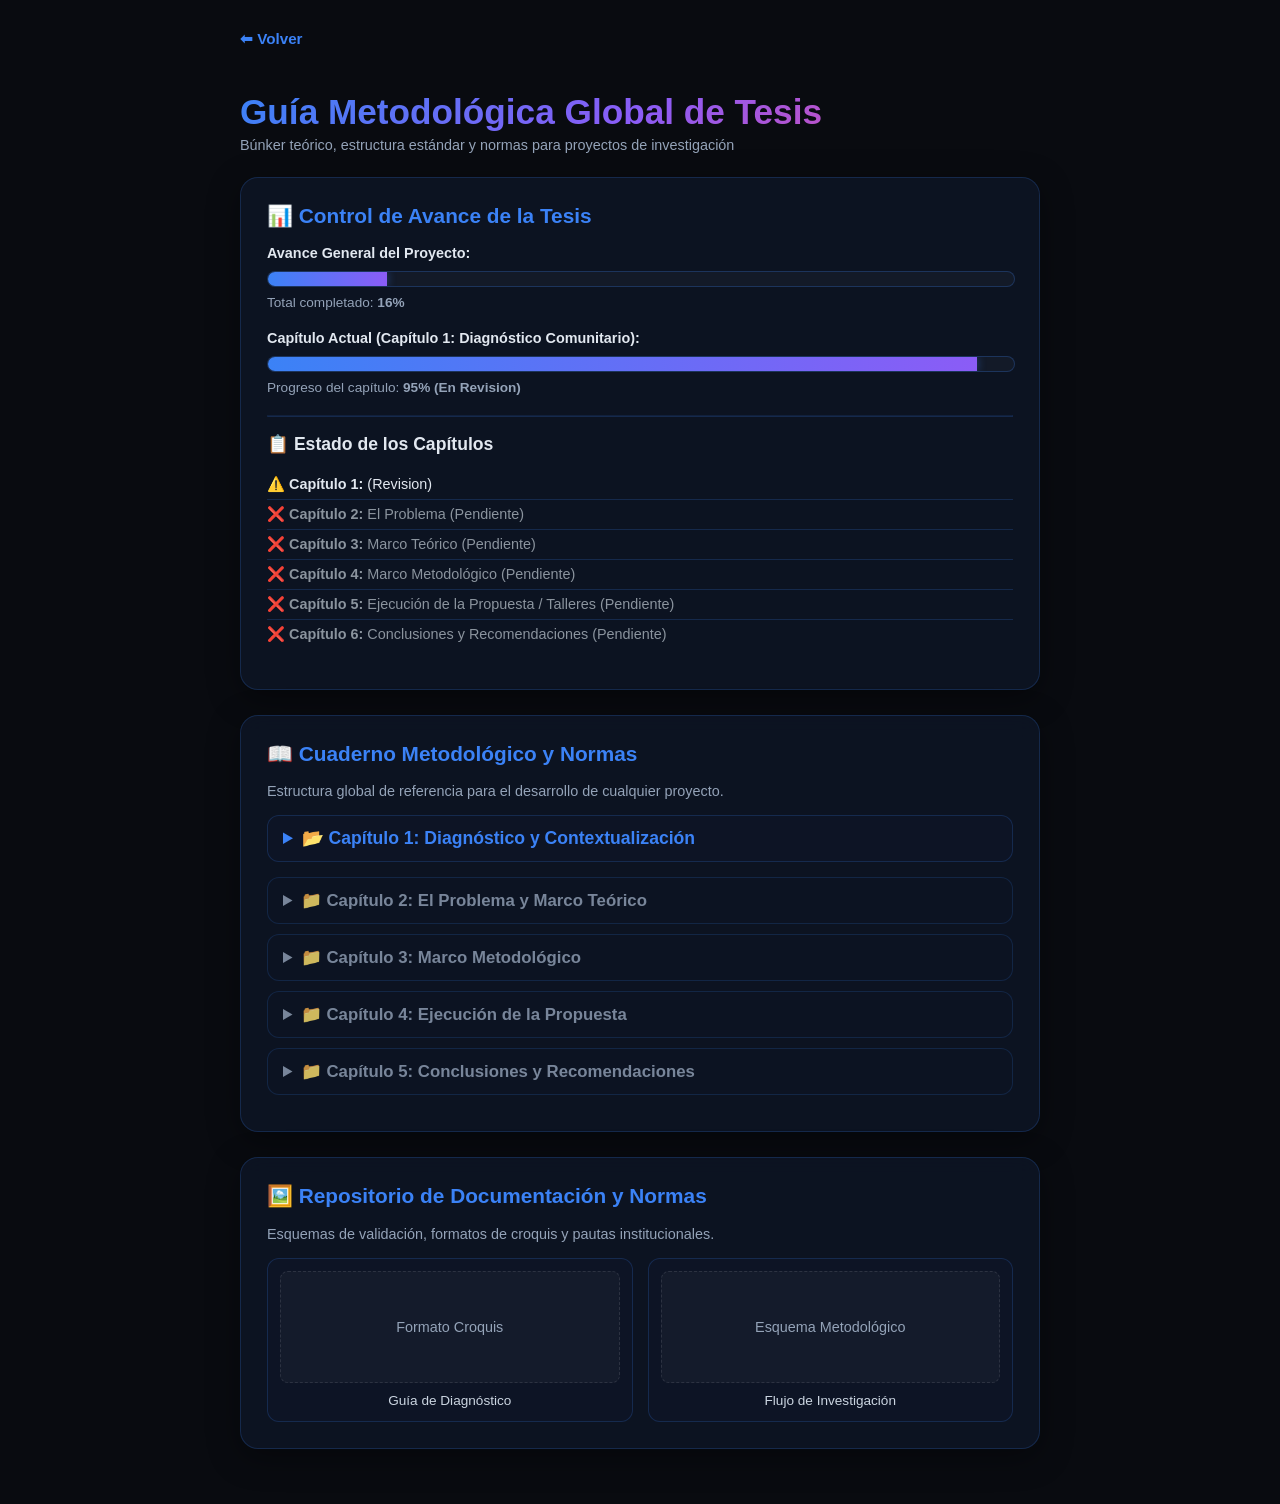
<file: tesis.html>
<!DOCTYPE html>
<html lang="es">
<head>
  <meta charset="UTF-8">
  <meta name="viewport" content="width=device-width, initial-scale=1.0">
  <meta http-equiv="Cache-Control" content="no-cache, no-store, must-revalidate">
  <meta http-equiv="Pragma" content="no-cache">
  <meta http-equiv="Expires" content="0">
  <title>Guía General de Tesis — 5to Año</title>
  <link rel="stylesheet" href="./tesis.css?v=1.0">
</head>
<body class="dark-theme">

<main class="container">
  <a href="index.html" class="btn-volver">⬅ Volver</a>

  <h1>Guía Metodológica Global de Tesis</h1>
  <p class="subtitle">Búnker teórico, estructura estándar y normas para proyectos de investigación</p>

<!-- 1. BARRAS DE PROGRESO (GENERAL Y POR CAPÍTULO) -->
  <section class="card">
    <h2>📊 Control de Avance de la Tesis</h2>

    <!-- Barra 1: Avance General de la Tesis -->
    <p style="margin-bottom: 5px; font-size: 0.9em;"><strong>Avance General del Proyecto:</strong></p>
    <div class="progress-container">
      <div class="progress-bar" id="progressBarGeneral" style="width: 16%;"></div>
    </div>
    <p class="progress-text" style="margin-bottom: 20px;">Total completado: <strong id="progressTextGeneral">16%</strong></p>

    <!-- Barra 2: Avance del Capítulo Actual -->
    <p style="margin-bottom: 5px; font-size: 0.9em;"><strong>Capítulo Actual (Capítulo 1: Diagnóstico Comunitario):</strong></p>
    <div class="progress-container">
      <div class="progress-bar" id="progressBarCapitulo" style="width: 95%; background: linear-gradient(90deg, #3b82f6, #8b5cf6);"></div>
    </div>
    <p class="progress-text" style="margin-bottom: 20px;">Progreso del capítulo: <strong id="progressTextCapitulo">95% (En Revision)</strong></p>

    <!-- Listado de Capítulos (Checklist de Estado) -->
    <hr style="border-color: var(--border-color); margin: 15px 0;">
    <h3 style="font-size: 1.1em; color: var(--accent-neon); margin-bottom: 10px;">📋 Estado de los Capítulos</h3>
    <ul style="list-style: none; padding: 0; font-size: 0.9em;">
      <li style="padding: 6px 0; border-bottom: 1px solid var(--border-color);">⚠️ <strong>Capítulo 1:</strong> (Revision)</li>
      <li style="padding: 6px 0; border-bottom: 1px solid var(--border-color); color: #8b949e;">❌ <strong>Capítulo 2:</strong> El Problema (Pendiente)</li>
      <li style="padding: 6px 0; border-bottom: 1px solid var(--border-color); color: #8b949e;">❌ <strong>Capítulo 3:</strong> Marco Teórico (Pendiente)</li>
      <li style="padding: 6px 0; border-bottom: 1px solid var(--border-color); color: #8b949e;">❌ <strong>Capítulo 4:</strong> Marco Metodológico (Pendiente)</li>
      <li style="padding: 6px 0; border-bottom: 1px solid var(--border-color); color: #8b949e;">❌ <strong>Capítulo 5:</strong> Ejecución de la Propuesta / Talleres (Pendiente)</li>
      <li style="padding: 6px 0; color: #8b949e;">❌ <strong>Capítulo 6:</strong> Conclusiones y Recomendaciones (Pendiente)</li>
    </ul>
  </section>

   <!-- 2. CUADERNO TEÓRICO (APUNTES) -->
  <section class="card">
    <h2>📖 Cuaderno Metodológico y Normas</h2>
    <p class="subtitle" style="text-align: left; margin-bottom: 1rem;">Estructura global de referencia para el desarrollo de cualquier proyecto.</p>
    
    <div class="accordion">

      <!-- CAPÍTULO 1 -->
      <details style="background: rgba(15, 23, 42, 0.5); border: 1px solid var(--border-color); border-radius: 12px; margin-bottom: 15px; padding: 12px 15px;">
        <summary style="font-size: 1.1em; color: var(--accent-blue); font-weight: bold; cursor: pointer;">📂 Capítulo 1: Diagnóstico y Contextualización</summary>
        
        <!-- Sub-acordeones del Capítulo 1 -->
<div class="accordion" style="margin-top: 10px; padding-left: 10px;">
  
  <details>
    <summary>1. Estructura Oficial del Capítulo I: Planteamiento del Problema</summary>
    
    <p><strong>📍 Diagnóstico Situacional</strong></p>
    <ul>
      <li><strong>Descripción:</strong> Detallada y analítica de la realidad problemática que afecta a una comunidad o institución.</li>
      <li><strong>Técnica Clave (Método del Embudo):</strong> Inicia desde lo macro (internacional / nacional) hasta llegar a la situación específica de la localidad o escuela.</li>
    </ul>

    <p style="margin-top: 15px;"><strong>👥 Diagnóstico Participativo</strong></p>
    <ul>
      <li><strong>Proceso:</strong> Los investigadores y los miembros de la comunidad analizan juntos los problemas y priorizan necesidades usando la interacción directa.</li>
      <li><strong>Propósito:</strong> Garantizar que el proyecto nazca de un sentir real de los afectados.</li>
    </ul>

    <p style="margin-top: 15px;"><strong>🎯 Objetivos del Proyecto</strong></p>
    <p style="font-size: 0.9em; color: #cbd5e1;">Enunciados claros que expresan los propósitos que se buscan alcanzar. Deben comenzar siempre con un verbo en infinitivo (-ar, -er, -ir) ej: Proponer, Diseñar, Desarrollar.</p>
    <ul>
      <li><strong>1. Objetivo General:</strong> El propósito macro o global (es la modificación del título a objetivo).</li>
      <li><strong>2. Objetivos Específicos:</strong> Los pasos tácticos, secuenciales y medibles necesarios para lograr el objetivo general (Mínimo 3).</li>
    </ul>

    <p style="margin-top: 15px;"><strong>💡 Justificación e Importancia</strong></p>
    <p style="font-size: 0.9em; color: #cbd5e1;">Argumentación razonada sobre la relevancia, utilidad y beneficios del proyecto. Se divide en 3 dimensiones a cubrir:</p>
    <ul>
      <li><strong>1. Social / Comunitaria:</strong> ¿A quién beneficia directamente?</li>
      <li><strong>2. Práctica:</strong> ¿Qué solución inmediata aporta al día a día?</li>
      <li><strong>3. Teórica / Metodológica:</strong> ¿Qué conocimientos, saberes o herramientas deja instaladas?</li>
    </ul>

    <p style="margin-top: 15px;"><strong>📐 Delimitación y Alcance</strong></p>
    <ul>
      <li><strong>Espacial:</strong> Lugar físico exacto.</li>
      <li><strong>Temporal:</strong> El tiempo estimado de ejecución.</li>
      <li><strong>Temática:</strong> Área de acción (educativa, ambiental, tecnológica, etc.).</li>
    </ul>
  </details>

  <details>
    <summary>2. Estructura del Diagnóstico Comunitario / Institucional</summary>
    <p><strong>Objetivo:</strong> Contextualizar la realidad de estudio, identificar necesidades prioritarias y justificar la intervención.</p>
    <ul>
      <li><strong>Contextualización:</strong> Ubicación geográfica, ámbito histórico y demográfico.</li>
      <li><strong>Reseña Histórica:</strong> Origen, evolución y momentos clave de la institución o comunidad.</li>
      <li><strong>Infraestructura y Servicios:</strong> Estado de servicios básicos (agua, electricidad, conectividad) y recursos disponibles.</li>
      <li><strong>Organización Social:</strong> Actores clave, líderes comunitarios o comités activos.</li>
    </ul>
  </details>

  <details>
    <summary>3. Reglas de Oro para Redactar el Título</summary>
    <p><strong>Fórmula General Estándar:</strong><br>
    <code>Acción principal + Sujeto u Objeto de Estudio + Delimitación Espacial + Delimitación Temporal</code></p>
    <ul>
      <li><strong>Extensión recomendada:</strong> Entre 15 y 27 palabras.</li>
      <li><strong>Lenguaje:</strong> Formal, técnico y estrictamente descriptivo (evitar títulos poéticos).</li>
      <li><strong>Verbos iniciales:</strong> No usar verbos en infinitivo (como "Crear" o "Hacer"). Utilizar sustantivos derivados: <em>Diseño, Propuesta, Desarrollo, Implementación, Estrategia</em>.</li>
    </ul>
  </details>

  <details>
    <summary>4. Diseño del Guión de Diagnóstico (Instrumentos)</summary>
    <ul>
      <li><strong>Eje A (Contexto y Misión):</strong> Trayectoria, población beneficiada directamente y organización general.</li>
      <li><strong>Eje B (Detección de Necesidades / Nudos Críticos):</strong> Carencias principales, limitantes técnicas y problemáticas a resolver.</li>
      <li><strong>Eje C (Factibilidad y Viabilidad):</strong> Disponibilidad de espacios, normas internas y disposición de los participantes.</li>
    </ul>
  </details>

  <details>
    <summary>5. Redacción del Objetivo General</summary>
    <p><strong>Estructura clave:</strong> Debe iniciar obligatoriamente con un verbo en infinitivo (ej: <em>Diseñar, Proponer, Capacitar, Desarrollar</em>) respondiendo al <em>qué</em> se hará, <em>para qué</em> y <em>dónde</em>.</p>
  </details>

  <details>
    <summary>6. Planteamiento de Objetivos Específicos</summary>
    <ul>
      <li><strong>1. Diagnosticar:</strong> Identificar la situación actual y necesidades de la población de estudio.</li>
      <li><strong>2. Diseñar:</strong> Elaborar la propuesta, plan de acción o estrategia de intervención.</li>
      <li><strong>3. Ejecutar:</strong> Llevar a cabo las actividades, talleres o fases prácticas planificadas.</li>
      <li><strong>4. Evaluar:</strong> Medir el impacto y los resultados obtenidos tras la implementación.</li>
    </ul>
  </details>

  <details>
    <summary>7. Guía Práctica para la Ejecución de Entrevistas</summary>
    <p><strong>Recomendaciones clave antes de asistir al campo:</strong></p>
    <ul>
      <li><strong>Presentación formal:</strong> Acudir con el uniforme reglamentario limpio y presentable correspondiente al día.</li>
      <li><strong>Instrumentos listos:</strong> Llevar el guión de entrevista impreso o digital, lapiceros y respaldos de batería para los dispositivos.</li>
      <li><strong>Respeto a las normativas internas:</strong> Consultar previamente las restricciones de la institución (permisos de fotografía, vocabulario adecuado y cumplimiento de horarios).</li>
      <li><strong>Registro objetivo:</strong> Anotar textualmente las respuestas clave de los directivos sin alterar la información de los ejes A, B y C.</li>
    </ul>
  </details>

  <details>
    <summary>8. Pautas para el Procesamiento de Datos Diagnósticos</summary>
    <p><strong>Pasos para estructurar la información obtenida en campo:</strong></p>
    <ul>
      <li><strong>Clasificación por Ejes:</strong> Organizar los datos recopilados dividiéndolos en contexto institucional (Eje A), necesidades o nudos críticos (Eje B) y viabilidad de la propuesta (Eje C).</li>
      <li><strong>Triangulación de respuestas:</strong> Contrastar lo que dice la directiva con la realidad observada durante el recorrido en la institución.</li>
      <li><strong>Redacción de hallazgos:</strong> Sintetizar las carencias prioritarias que justificarán el diseño del proyecto técnico o social.</li>
    </ul>
  </details>

</div>
      </details>

      <!-- CAPÍTULOS FUTUROS (GUÍA GLOBAL) -->
      <details style="background: rgba(15, 23, 42, 0.3); border: 1px solid var(--border-color); border-radius: 12px; margin-bottom: 10px; padding: 12px 15px; opacity: 0.8;">
        <summary style="font-size: 1.05em; color: #94a3b8; cursor: pointer;">📁 Capítulo 2: El Problema y Marco Teórico</summary>
        <p style="margin-top: 10px; color: #94a3b8; font-style: italic;">Antecedentes de la investigación, bases teóricas y definición de términos clave.</p>
      </details>

      <details style="background: rgba(15, 23, 42, 0.3); border: 1px solid var(--border-color); border-radius: 12px; margin-bottom: 10px; padding: 12px 15px; opacity: 0.8;">
        <summary style="font-size: 1.05em; color: #94a3b8; cursor: pointer;">📁 Capítulo 3: Marco Metodológico</summary>
        <p style="margin-top: 10px; color: #94a3b8; font-style: italic;">Tipo y diseño de investigación, población, muestra, técnicas e instrumentos de recolección de datos.</p>
      </details>

      <details style="background: rgba(15, 23, 42, 0.3); border: 1px solid var(--border-color); border-radius: 12px; margin-bottom: 10px; padding: 12px 15px; opacity: 0.8;">
        <summary style="font-size: 1.05em; color: #94a3b8; cursor: pointer;">📁 Capítulo 4: Ejecución de la Propuesta</summary>
        <p style="margin-top: 10px; color: #94a3b8; font-style: italic;">Desarrollo cronológico de las fases, talleres o prototipos implementados en campo.</p>
      </details>

      <details style="background: rgba(15, 23, 42, 0.3); border: 1px solid var(--border-color); border-radius: 12px; margin-bottom: 10px; padding: 12px 15px; opacity: 0.8;">
        <summary style="font-size: 1.05em; color: #94a3b8; cursor: pointer;">📁 Capítulo 5: Conclusiones y Recomendaciones</summary>
        <p style="margin-top: 10px; color: #94a3b8; font-style: italic;">Análisis final del cumplimiento de objetivos y propuestas de mejora a futuro.</p>
      </details>

    </div>
  </section>

  <!-- 3. GALERÍA VISUAL Y LÁMINAS -->
  <section class="card">
    <h2>🖼️ Repositorio de Documentación y Normas</h2>
    <p class="subtitle" style="text-align: left; margin-bottom: 1rem;">Esquemas de validación, formatos de croquis y pautas institucionales.</p>
    
    <div class="gallery-grid">
      <div class="gallery-item">
        <div class="img-placeholder">Formato Croquis</div>
        <span>Guía de Diagnóstico</span>
      </div>
      <div class="gallery-item">
        <div class="img-placeholder">Esquema Metodológico</div>
        <span>Flujo de Investigación</span>
      </div>
    </div>
  </section>
</main>

</body>
</html>
</file>
<file: tesis.css>
:root {
  --bg-color: #090b10;
  --card-bg: rgba(15, 23, 42, 0.7);
  --text-color: #e2e8f0;
  --accent-blue: #3b82f6;
  --accent-purple: #8b5cf6;
  --border-color: rgba(59, 130, 246, 0.2);
}

body.dark-theme {
  background-color: var(--bg-color);
  color: var(--text-color);
  font-family: 'Segoe UI', Tahoma, Geneva, Verdana, sans-serif;
  margin: 0;
  padding: 20px;
}

.container {
  max-width: 800px;
  margin: 0 auto;
  width: 100%;
  box-sizing: border-box;
}

.btn-volver {
  display: inline-block;
  color: var(--accent-blue);
  text-decoration: none;
  font-weight: bold;
  margin-bottom: 20px;
  font-size: 0.95rem;
  transition: transform 0.2s ease, color 0.2s ease;
}

.btn-volver:hover {
  transform: translateX(-3px);
  color: #60a5fa;
}

h1 {
  color: #ffffff;
  background: linear-gradient(135deg, #3b82f6, #8b5cf6, #ec4899);
  -webkit-background-clip: text;
  -webkit-text-fill-color: transparent;
  margin-bottom: 5px;
  font-size: 1.8rem;
  font-weight: 800;
}

.subtitle {
  color: #94a3b8;
  font-size: 0.9em;
  margin-top: 0;
  margin-bottom: 1.5rem;
}

/* Tarjetas con efecto glassmorphism y animación de entrada */
.card {
  background: var(--card-bg);
  border: 1px solid var(--border-color);
  backdrop-filter: blur(12px);
  -webkit-backdrop-filter: blur(12px);
  border-radius: 18px;
  padding: 22px;
  margin-bottom: 25px;
  box-shadow: 0 8px 32px rgba(0, 0, 0, 0.37);
  box-sizing: border-box;
  position: relative;
  overflow: hidden;
  animation: fadeIn 0.6s ease-out;
}

.card h2 {
  color: var(--accent-blue);
  margin-top: 0;
  font-size: 1.3rem;
  font-weight: 700;
}

/* Barras de progreso animadas y con estilo futurista */
.progress-container {
  background: rgba(255, 255, 255, 0.03);
  border-radius: 10px;
  height: 14px;
  overflow: hidden;
  margin: 10px 0 8px 0;
  width: 100%;
  border: 1px solid rgba(59, 130, 246, 0.25);
}

.progress-bar {
  background: linear-gradient(90deg, var(--accent-blue), var(--accent-purple));
  height: 100%;
  width: 0%;
  transition: width 0.8s cubic-bezier(0.4, 0, 0.2, 1);
  box-shadow: 0 0 10px rgba(59, 130, 246, 0.4);
}

.progress-text {
  font-size: 0.85em;
  margin: 0;
  color: #94a3b8;
}

/* Acordeones con animación suave */
.accordion details {
  background: rgba(15, 23, 42, 0.5);
  border-radius: 12px;
  margin-bottom: 12px;
  padding: 14px 18px;
  box-sizing: border-box;
  border: 1px solid var(--border-color);
  transition: all 0.3s ease;
}

.accordion details[open] {
  border-color: rgba(59, 130, 246, 0.5);
  box-shadow: 0 0 15px rgba(59, 130, 246, 0.15);
  background: rgba(15, 23, 42, 0.8);
}

.accordion summary {
  font-weight: bold;
  cursor: pointer;
  color: var(--accent-blue);
  font-size: 0.95rem;
  outline: none;
}

.accordion details[open] summary {
  margin-bottom: 12px;
  border-bottom: 1px solid var(--border-color);
  padding-bottom: 8px;
}

.accordion ul {
  padding-left: 20px;
  margin: 8px 0;
  font-size: 0.9rem;
  color: #cbd5e1;
}

/* Galería Grid */
.gallery-grid {
  display: grid;
  grid-template-columns: repeat(auto-fit, minmax(140px, 1fr));
  gap: 15px;
}

.gallery-item {
  background: rgba(15, 23, 42, 0.5);
  border: 1px solid var(--border-color);
  border-radius: 12px;
  padding: 12px;
  text-align: center;
  transition: transform 0.2s ease, border-color 0.2s ease;
}

.gallery-item:hover {
  transform: translateY(-3px);
  border-color: var(--accent-blue);
}

.gallery-item span {
  font-size: 0.85rem;
  color: #cbd5e1;
}

.img-placeholder {
  background: rgba(255, 255, 255, 0.03);
  height: 110px;
  border-radius: 8px;
  display: flex;
  align-items: center;
  justify-content: center;
  color: #94a3b8;
  margin-bottom: 8px;
  font-size: 0.9rem;
  border: 1px dashed rgba(255, 255, 255, 0.1);
}

/* Animaciones CSS Keyframes */
@keyframes fadeIn {
  from { opacity: 0; transform: translateY(10px); }
  to { opacity: 1; transform: translateY(0); }
}

@media (min-width: 600px) {
  body.dark-theme { padding: 30px; }
  h1 { font-size: 2.2rem; }
  .card { padding: 26px; }
  .gallery-grid { grid-template-columns: repeat(auto-fit, minmax(180px, 1fr)); }
}
</file>
